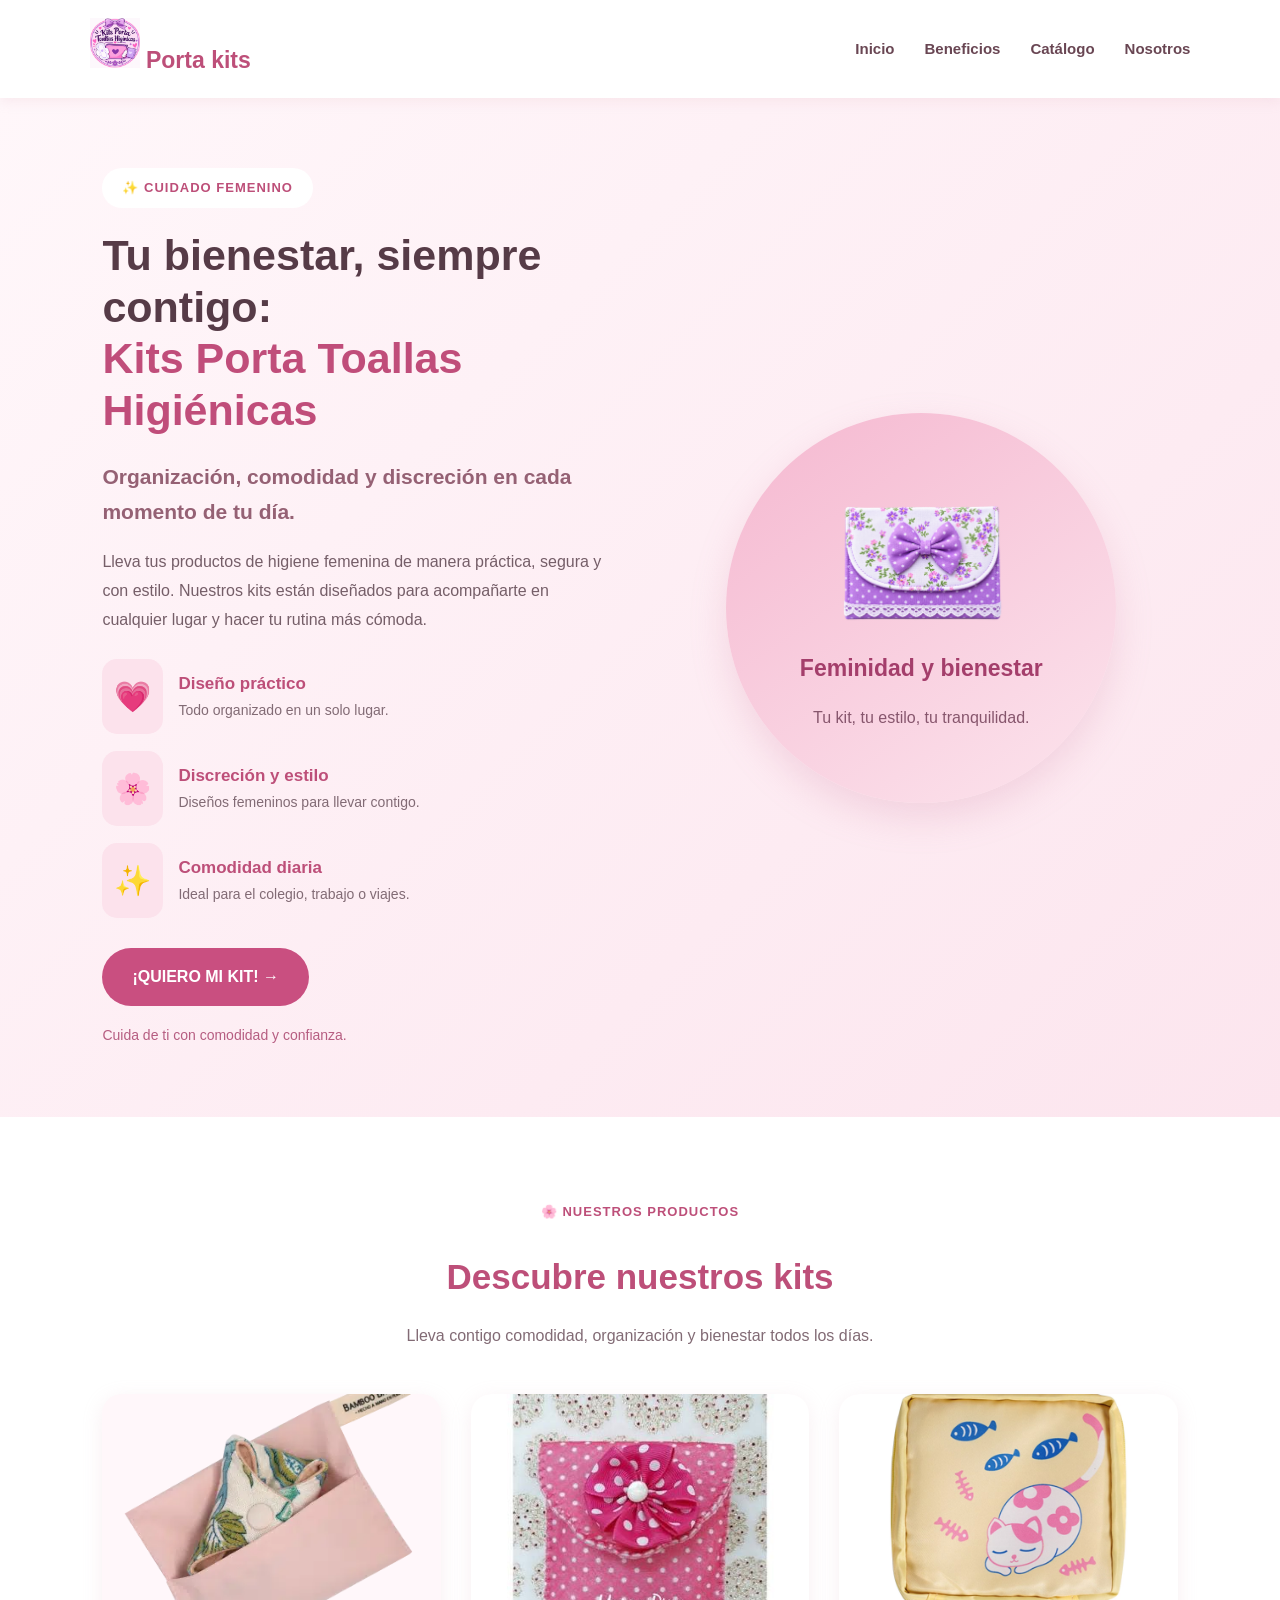
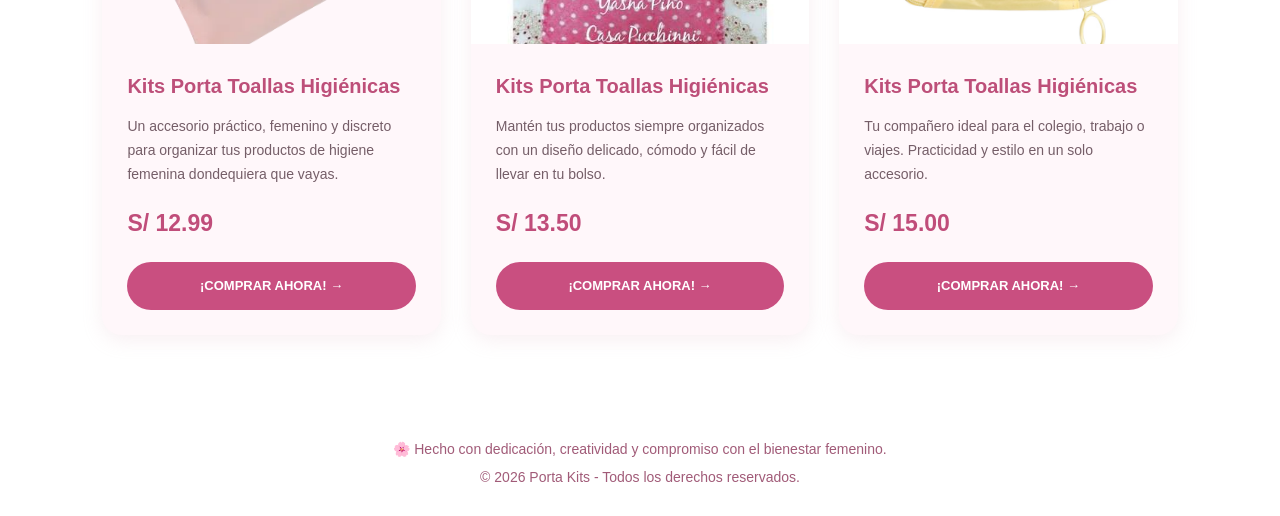
<file: index.html>
<!DOCTYPE html>
<html lang="es">

<head>
    <meta charset="UTF-8">
    <meta name="viewport" content="width=device-width, initial-scale=1.0">

    <title>Kits Porta Toallas Higiénicas</title>

    <link rel="stylesheet" href="style.css">
</head>

<body>

    <!-- MENÚ DE NAVEGACIÓN -->
    <nav class="menu">

        <div class="logo">
           <img src="logo2.png" width="50" height="50"> Porta kits 
        </div>

        <ul class="menu-links">
            <li><a href="index.html">Inicio</a></li>
            <li><a href="#beneficios">Beneficios</a></li>
            <li><a href="#catalogo">Catálogo</a></li>
            <li><a href="nosotros.html">Nosotros</a></li>
        </ul>

    </nav>


    <!-- SECCIÓN PRINCIPAL -->
    <main class="hero">

        <section class="contenido">

            <span class="etiqueta">
                ✨ CUIDADO FEMENINO
            </span>

            <h1>
                Tu bienestar, siempre contigo:
                <span>Kits Porta Toallas Higiénicas</span>
            </h1>

            <h2>
                Organización, comodidad y discreción
                en cada momento de tu día.
            </h2>

            <p class="descripcion">
                Lleva tus productos de higiene femenina
                de manera práctica, segura y con estilo.
                Nuestros kits están diseñados para acompañarte
                en cualquier lugar y hacer tu rutina más cómoda.
            </p>


            <!-- BENEFICIOS -->
            <div class="beneficios" id="beneficios">

                <div class="beneficio">
                    <span>💗</span>

                    <div>
                        <h3>Diseño práctico</h3>
                        <p>Todo organizado en un solo lugar.</p>
                    </div>
                </div>

                <div class="beneficio">
                    <span>🌸</span>

                    <div>
                        <h3>Discreción y estilo</h3>
                        <p>Diseños femeninos para llevar contigo.</p>
                    </div>
                </div>

                <div class="beneficio">
                    <span>✨</span>

                    <div>
                        <h3>Comodidad diaria</h3>
                        <p>Ideal para el colegio, trabajo o viajes.</p>
                    </div>
                </div>

            </div>


            <a href="https://wa.me/" class="boton">
                ¡QUIERO MI KIT! →
            </a>

            <p class="mensaje">
                Cuida de ti con comodidad y confianza.
            </p>

        </section>


        <!-- IMAGEN PRINCIPAL -->
        <section class="imagen">

            <div class="circulo">

                <div class="producto">
                    
                    <img src="imagen kits3.png" width="190" height="auto" style="margin-top: 15px;">

                    <h3>Feminidad y bienestar</h3>

                    <p>
                        Tu kit, tu estilo, tu tranquilidad.
                    </p>
                </div>

            </div>

        </section>

    </main>



    <!-- SECCIÓN CATÁLOGO -->
    <section class="catalogo" id="catalogo">

        <div class="encabezado-catalogo">

            <span class="etiqueta">
                🌸 NUESTROS PRODUCTOS
            </span>

            <h2>Descubre nuestros kits</h2>

            <p>
                Lleva contigo comodidad, organización y
                bienestar todos los días.
            </p>

        </div>


        <div class="grid-productos">


            <!-- PRODUCTO 1 -->
            <div class="tarjeta">

                <div class="imagen-producto">

                    <img src="simple.webp" 
                         alt="Kit porta toallas higiénicas">

                </div>

                <div class="info-producto">

                    <h3>Kits Porta Toallas Higiénicas</h3>

                    <p>
                        Un accesorio práctico, femenino y discreto
                        para organizar tus productos de higiene
                        femenina dondequiera que vayas.
                    </p>

                    <span class="precio">S/ 12.99</span>

                    <a href="https://wa.me/?text=Hola,%20quiero%20comprar%20un%20Kit%20Porta%20Toallas%20Higiénicas"
                       class="boton-producto">

                        ¡COMPRAR AHORA! →

                    </a>

                </div>

            </div>



            <!-- PRODUCTO 2 -->
            <div class="tarjeta">

                <div class="imagen-producto">

                    <img src="rosa.jpg" 
                         alt="Kit porta toallas higiénicas">

                </div>

                <div class="info-producto">

                    <h3>Kits Porta Toallas Higiénicas</h3>

                    <p>
                        Mantén tus productos siempre organizados
                        con un diseño delicado, cómodo y fácil
                        de llevar en tu bolso.
                    </p>

                    <span class="precio">S/ 13.50</span>

                    <a href="https://wa.me/?text=Hola,%20quiero%20comprar%20un%20Kit%20Porta%20Toallas%20Higiénicas"
                       class="boton-producto">

                        ¡COMPRAR AHORA! →

                    </a>

                </div>

            </div>



            <!-- PRODUCTO 3 -->
            <div class="tarjeta">

                <div class="imagen-producto">

                    <img src="gatito.avif" width="100px"> 
                         alt="Kit porta toallas higiénicas">

                </div>

                <div class="info-producto">

                    <h3>Kits Porta Toallas Higiénicas</h3>

                    <p>
                        Tu compañero ideal para el colegio,
                        trabajo o viajes. Practicidad y
                        estilo en un solo accesorio.
                    </p>

                    <span class="precio">S/ 15.00</span>

                    <a href="https://wa.me/?text=Hola,%20quiero%20comprar%20un%20Kit%20Porta%20Toallas%20Higiénicas"
                       class="boton-producto">

                        ¡COMPRAR AHORA! →

                    </a>

                </div>

            </div>


        </div>

    </section>



    <!-- PIE DE PÁGINA -->
    <footer class="pie">

        <p>
            🌸 Hecho con dedicación, creatividad y compromiso
            con el bienestar femenino.
        </p>

        <p>
            © 2026 Porta Kits - Todos los derechos reservados.
        </p>

    </footer>


</body>
</html>
</file>
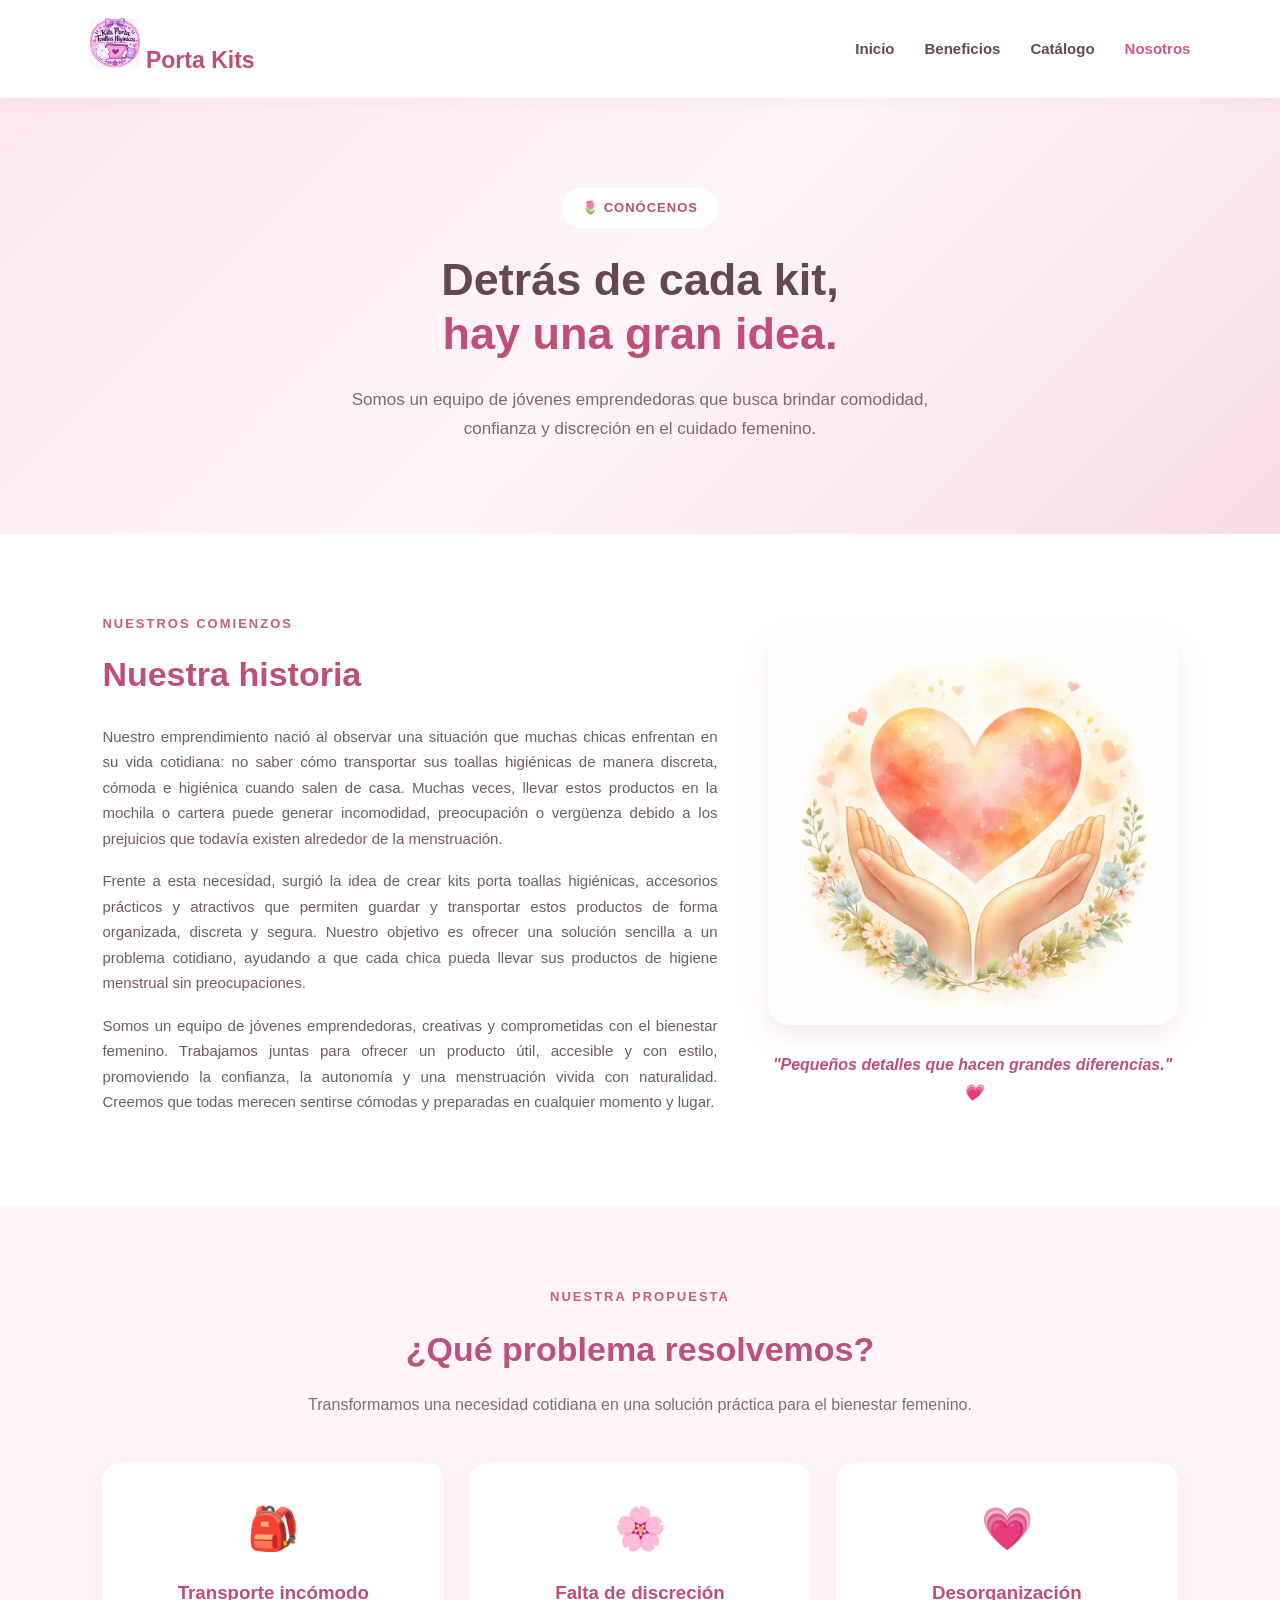
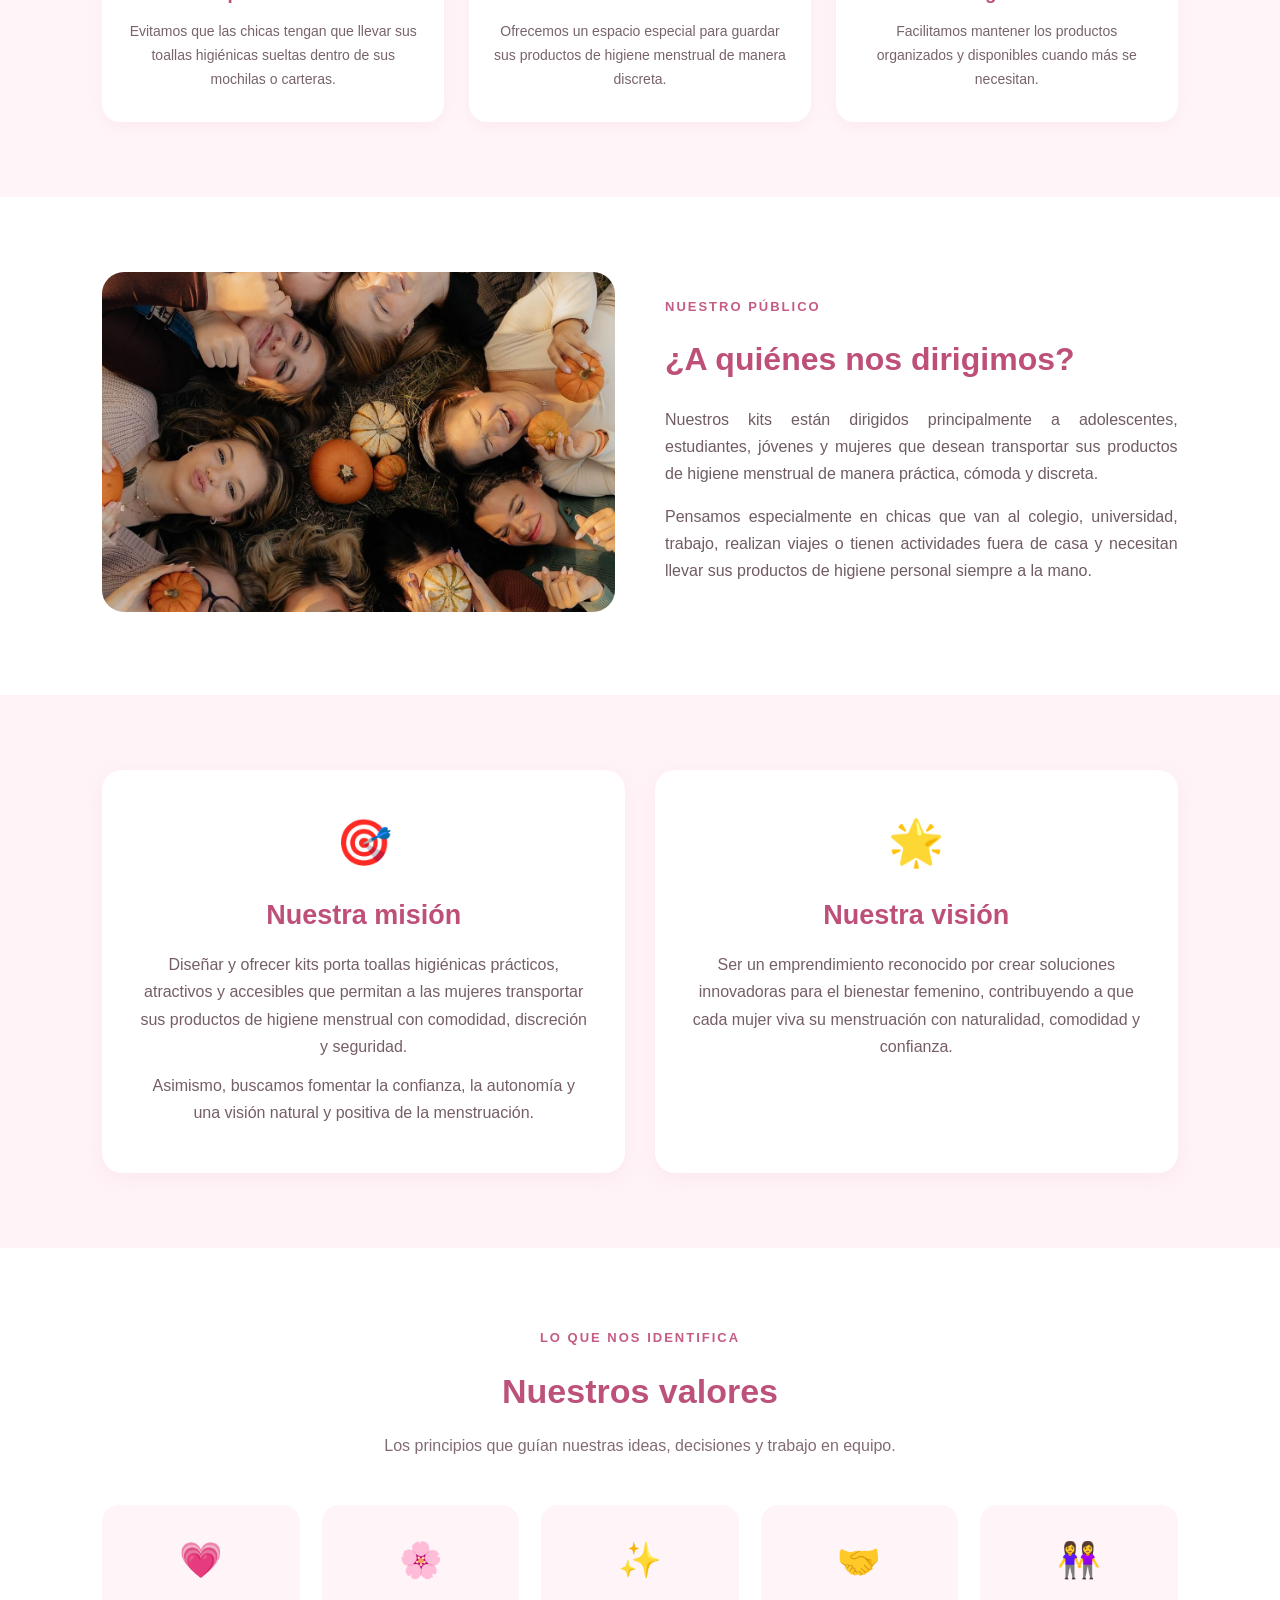
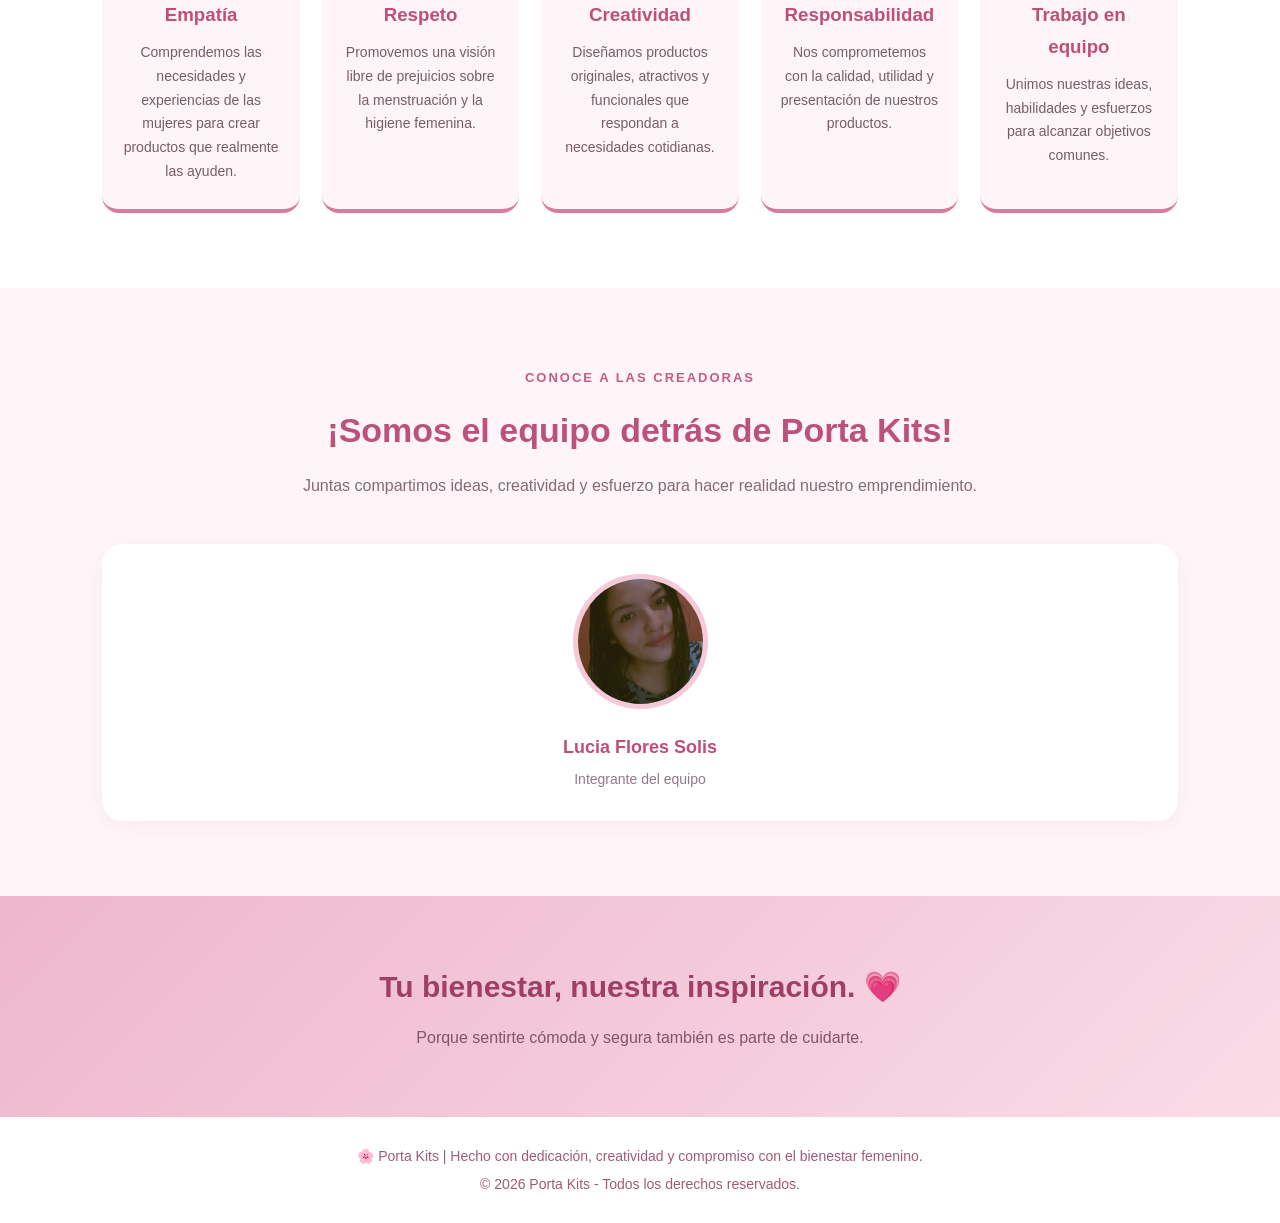
<file: nosotros.html>
<!DOCTYPE html>
<html lang="es">

<head>
    <meta charset="UTF-8">
    <meta name="viewport" content="width=device-width, initial-scale=1.0">

    <title>Nosotros | Porta Kits</title>

    <link rel="stylesheet" href="style.css">
</head>

<body>

    <!-- MENÚ DE NAVEGACIÓN -->
    <nav class="menu">

        <div class="logo">
            <img src="logo2.png" width="50" height="50"> Porta Kits
        </div>

        <ul class="menu-links">
            <li><a href="index.html">Inicio</a></li>
            <li><a href="index.html#beneficios">Beneficios</a></li>
            <li><a href="index.html#catalogo">Catálogo</a></li>
            <li><a href="nosotros.html" class="activo">Nosotros</a></li>
        </ul>

    </nav>


    <!-- ENCABEZADO -->
    <header class="portada">

        <span class="etiqueta">🌷 CONÓCENOS</span>

        <h1>
            Detrás de cada kit,
            <span>hay una gran idea.</span>
        </h1>

        <p>
            Somos un equipo de jóvenes emprendedoras que busca
            brindar comodidad, confianza y discreción
            en el cuidado femenino.
        </p>

    </header>


    <!-- NUESTRA HISTORIA -->
    <section class="historia seccion">

        <div class="texto-historia">

            <span class="subtitulo">NUESTROS COMIENZOS</span>

            <h2>Nuestra historia</h2>

            <p>
                Nuestro emprendimiento nació al observar una
                situación que muchas chicas enfrentan en su
                vida cotidiana: no saber cómo transportar sus
                toallas higiénicas de manera discreta, cómoda
                e higiénica cuando salen de casa. Muchas veces,
                llevar estos productos en la mochila o cartera
                puede generar incomodidad, preocupación o
                vergüenza debido a los prejuicios que todavía
                existen alrededor de la menstruación.
            </p>

            <p>
                Frente a esta necesidad, surgió la idea de crear
                kits porta toallas higiénicas, accesorios
                prácticos y atractivos que permiten guardar
                y transportar estos productos de forma
                organizada, discreta y segura. Nuestro objetivo
                es ofrecer una solución sencilla a un problema
                cotidiano, ayudando a que cada chica pueda
                llevar sus productos de higiene menstrual
                sin preocupaciones.
            </p>

            <p>
                Somos un equipo de jóvenes emprendedoras,
                creativas y comprometidas con el bienestar
                femenino. Trabajamos juntas para ofrecer un
                producto útil, accesible y con estilo,
                promoviendo la confianza, la autonomía y
                una menstruación vivida con naturalidad.
                Creemos que todas merecen sentirse cómodas
                y preparadas en cualquier momento y lugar.
            </p>

        </div>

        <div class="imagen-historia">

            <img src="corazon.jpg"
                 alt="Nuestro equipo de emprendedoras">

            <div class="frase">
                "Pequeños detalles que hacen
                grandes diferencias." 💗
            </div>

        </div>

    </section>


    <!-- PROBLEMA QUE RESOLVEMOS -->
    <section class="problema seccion">

        <div class="encabezado">
            <span class="subtitulo">NUESTRA PROPUESTA</span>

            <h2>¿Qué problema resolvemos?</h2>

            <p>
                Transformamos una necesidad cotidiana
                en una solución práctica para el bienestar femenino.
            </p>
        </div>

        <div class="problema-grid">

            <div class="problema-card">
                <span>🎒</span>
                <h3>Transporte incómodo</h3>
                <p>
                    Evitamos que las chicas tengan que llevar
                    sus toallas higiénicas sueltas dentro
                    de sus mochilas o carteras.
                </p>
            </div>

            <div class="problema-card">
                <span>🌸</span>
                <h3>Falta de discreción</h3>
                <p>
                    Ofrecemos un espacio especial para guardar
                    sus productos de higiene menstrual
                    de manera discreta.
                </p>
            </div>

            <div class="problema-card">
                <span>💗</span>
                <h3>Desorganización</h3>
                <p>
                    Facilitamos mantener los productos
                    organizados y disponibles cuando
                    más se necesitan.
                </p>
            </div>

        </div>

    </section>


    <!-- A QUIÉNES NOS DIRIGIMOS -->
    <section class="publico seccion">

        <div class="publico-imagen">

            <img src="mujeres grupo.jpg"
                 alt="Mujeres utilizando accesorios femeninos">

        </div>

        <div class="publico-texto">

            <span class="subtitulo">NUESTRO PÚBLICO</span>

            <h2>¿A quiénes nos dirigimos?</h2>

            <p>
                Nuestros kits están dirigidos principalmente
                a adolescentes, estudiantes, jóvenes y mujeres
                que desean transportar sus productos de
                higiene menstrual de manera práctica,
                cómoda y discreta.
            </p>

            <p>
                Pensamos especialmente en chicas que van al
                colegio, universidad, trabajo, realizan viajes
                o tienen actividades fuera de casa y necesitan
                llevar sus productos de higiene personal
                siempre a la mano.
            </p>

        </div>

    </section>


    <!-- MISIÓN Y VISIÓN -->
    <section class="mision-vision seccion">

        <div class="tarjeta-mv">

            <span class="icono">🎯</span>

            <h2>Nuestra misión</h2>

            <p>
                Diseñar y ofrecer kits porta toallas higiénicas
                prácticos, atractivos y accesibles que permitan
                a las mujeres transportar sus productos de
                higiene menstrual con comodidad, discreción
                y seguridad.
            </p>

            <p>
                Asimismo, buscamos fomentar la confianza,
                la autonomía y una visión natural y positiva
                de la menstruación.
            </p>

        </div>


        <div class="tarjeta-mv">

            <span class="icono">🌟</span>

            <h2>Nuestra visión</h2>

            <p>
                Ser un emprendimiento reconocido por crear
                soluciones innovadoras para el bienestar
                femenino, contribuyendo a que cada mujer
                viva su menstruación con naturalidad,
                comodidad y confianza.
            </p>

        </div>

    </section>


    <!-- VALORES -->
    <section class="valores seccion">

        <div class="encabezado">

            <span class="subtitulo">LO QUE NOS IDENTIFICA</span>

            <h2>Nuestros valores</h2>

            <p>
                Los principios que guían nuestras ideas,
                decisiones y trabajo en equipo.
            </p>

        </div>


        <div class="valores-grid">

            <div class="valor-card">
                <span>💗</span>
                <h3>Empatía</h3>
                <p>
                    Comprendemos las necesidades y experiencias
                    de las mujeres para crear productos
                    que realmente las ayuden.
                </p>
            </div>

            <div class="valor-card">
                <span>🌸</span>
                <h3>Respeto</h3>
                <p>
                    Promovemos una visión libre de prejuicios
                    sobre la menstruación y la higiene femenina.
                </p>
            </div>

            <div class="valor-card">
                <span>✨</span>
                <h3>Creatividad</h3>
                <p>
                    Diseñamos productos originales, atractivos
                    y funcionales que respondan a necesidades
                    cotidianas.
                </p>
            </div>

            <div class="valor-card">
                <span>🤝</span>
                <h3>Responsabilidad</h3>
                <p>
                    Nos comprometemos con la calidad,
                    utilidad y presentación de nuestros productos.
                </p>
            </div>

            <div class="valor-card">
                <span>👭</span>
                <h3>Trabajo en equipo</h3>
                <p>
                    Unimos nuestras ideas, habilidades
                    y esfuerzos para alcanzar objetivos comunes.
                </p>
            </div>

        </div>

    </section>


    <!-- PRESENTACIÓN DEL EQUIPO -->
    <section class="equipo seccion">

        <div class="encabezado">

            <span class="subtitulo">CONOCE A LAS CREADORAS</span>

            <h2>¡Somos el equipo detrás de Porta Kits!</h2>

            <p>
                Juntas compartimos ideas, creatividad y esfuerzo
                para hacer realidad nuestro emprendimiento.
            </p>

        </div>


        <!-- FOTOGRAFÍA GRUPAL -->
        <div class="foto-equipo">

                 <alt="Fotografía de todas las integrantes del equipo">

        </div>


        <!-- TARJETAS DE PRESENTACIÓN -->
        <div class="integrantes">


            <!-- INTEGRANTE 1 -->
            <div class="integrante-card">

                <img src="lucia.jpeg" width="70px" 
                     alt="Fotografía de integrante 1">

                <h3>Lucia Flores Solis </h3>

                <p>Integrante del equipo</p>

            </div>


            

            </div>

        </div>

    </section>


    <!-- FRASE FINAL -->
    <section class="frase-final">

        <h2>Tu bienestar, nuestra inspiración. 💗</h2>

        <p>
            Porque sentirte cómoda y segura
            también es parte de cuidarte.
        </p>

    </section>


    <!-- PIE DE PÁGINA -->
    <footer class="pie">

        <p>
            🌸 Porta Kits | Hecho con dedicación,
            creatividad y compromiso con el bienestar femenino.
        </p>

        <p>
            © 2026 Porta Kits - Todos los derechos reservados.
        </p>

    </footer>


</body>
</html>
</file>
<file: style.css>
/* CONFIGURACIÓN GENERAL */

* {
    margin: 0;
    padding: 0;
    box-sizing: border-box;
}

html {
    scroll-behavior: smooth;
}

body {
    font-family: 'Segoe UI', sans-serif;
    background: #fff7fa;
    color: #ffffff;
}


/* MENÚ DE NAVEGACIÓN */

.menu {
    width: 100%;
    padding: 18px 7%;
    background color: :#D8A7B1;

    display: flex;
    justify-content: space-between;
    align-items: center;

    box-shadow: 0 3px 12px rgba(180, 100, 130, 0.12);

    position: sticky;
    top: 0;
    z-index: 1000;
}

.logo {
    font-size: 23px;
    font-weight: bold;
    color: #c04d7a;
}

.menu-links {
    display: flex;
    align-items: center;
    gap: 35px;
    list-style: none;
}

.menu-links a {
    text-decoration: none;
    color: #694653;
    font-size: 16px;
    font-weight: 600;
    transition: 0.3s;
}

.menu-links a:hover {
    color: #d85d91;
}


/* SECCIÓN PRINCIPAL */

.hero {
    min-height: 90vh;
    padding: 70px 8%;

    display: flex;
    align-items: center;
    justify-content: space-between;
    gap: 50px;

    background: linear-gradient(
        135deg,
        #fff7fa,
        #fce5ee
    );
}

.contenido {
    flex: 1;
    max-width: 600px;
}

.etiqueta {
    display: inline-block;
    background: #f8dce7;
    color: #bd4f79;

    padding: 9px 18px;
    border-radius: 25px;

    font-size: 13px;
    font-weight: bold;
    letter-spacing: 1px;
}

.contenido h1 {
    font-size: 43px;
    line-height: 1.2;
    margin: 22px 0;
    color: #563b47;
}

.contenido h1 span {
    display: block;
    color: #c04d7a;
}

.contenido h2 {
    font-size: 21px;
    color: #956174;
    margin-bottom: 18px;
}

.descripcion {
    font-size: 16px;
    line-height: 1.8;
    color: #755e68;
    margin-bottom: 25px;
}


/* BENEFICIOS */

.beneficios {
    display: flex;
    flex-direction: column;
    gap: 17px;
    margin-bottom: 30px;
    scroll-margin-top: 100px;
}

.beneficio {
    display: flex;
    align-items: center;
    gap: 15px;
}

.beneficio > span {
    font-size: 30px;
    background: #fce2ec;
    padding: 12px;
    border-radius: 15px;
}

.beneficio h3 {
    color: #bd4f79;
    font-size: 17px;
}

.beneficio p {
    color: #826b75;
    font-size: 14px;
}


/* BOTÓN PRINCIPAL */

.boton {
    display: inline-block;

    background: #c94f80;
    color: white;

    padding: 15px 30px;
    border-radius: 30px;

    text-decoration: none;
    font-weight: bold;

    transition: 0.3s;
}

.boton:hover {
    background: #a93667;
    transform: translateY(-3px);
}

.mensaje {
    margin-top: 18px;
    color: #b65d81;
    font-size: 14px;
}


/* IMAGEN PRINCIPAL */

.imagen {
    flex: 1;
    display: flex;
    justify-content: center;
    align-items: center;
}

.circulo {
    width: 390px;
    height: 390px;

    border-radius: 50%;

    background: linear-gradient(
        145deg,
        #f5b8d0,
        #fce4ed
    );

    display: flex;
    justify-content: center;
    align-items: center;

    box-shadow: 0 15px 35px #d98aaa40;
}

.producto {
    text-align: center;
    padding: 25px;
}

.producto span {
    font-size: 90px;
}

.producto h3 {
    color: #a43e6b;
    font-size: 23px;
    margin: 15px 0;
}

.producto p {
    color: #87566d;
}


/* CATÁLOGO */

.catalogo {
    padding: 75px 8%;
    background: #ffffff;
    scroll-margin-top: 80px;
}

.encabezado-catalogo {
    text-align: center;
    margin-bottom: 45px;
}

.encabezado-catalogo h2 {
    font-size: 35px;
    color: #bd4f79;
    margin: 15px 0;
}

.encabezado-catalogo p {
    color: #826b75;
    font-size: 16px;
}


/* TARJETAS DE PRODUCTOS */

.grid-productos {
    display: grid;

    grid-template-columns:
        repeat(auto-fit, minmax(250px, 1fr));

    gap: 30px;
}

.tarjeta {
    background: #fff7fa;

    border-radius: 20px;
    overflow: hidden;

    box-shadow: 0 5px 20px #dca9bc30;

    transition: 0.3s;
}

.tarjeta:hover {
    transform: translateY(-8px);
    box-shadow: 0 12px 25px #dca9bc50;
}

.imagen-producto {
    width: 100%;
    height: 250px;
    overflow: hidden;
}

.imagen-producto img {
    width: 100%;
    height: 100%;
    object-fit: cover;
    transition: 0.4s;
}

.tarjeta:hover .imagen-producto img {
    transform: scale(1.07);
}

.info-producto {
    padding: 25px;
}

.info-producto h3 {
    color: #bd4f79;
    font-size: 20px;
    margin-bottom: 12px;
}

.info-producto p {
    color: #755e68;
    font-size: 14px;
    line-height: 1.7;
    margin-bottom: 18px;
}

.precio {
    display: block;
    color: #c04d7a;
    font-size: 23px;
    font-weight: bold;
    margin-bottom: 18px;
}


/* BOTÓN DE COMPRA */

.boton-producto {
    display: block;

    background: #c94f80;
    color: white;

    text-align: center;
    text-decoration: none;

    padding: 13px;
    border-radius: 25px;

    font-size: 13px;
    font-weight: bold;

    transition: 0.3s;
}

.boton-producto:hover {
    background: #a93667;
}


/* PIE DE PÁGINA */

.pie {
    background: #fce6ef;
    color: #a15b78;

    text-align: center;
    padding: 25px;

    line-height: 2;
    font-size: 14px;
}


/* DISEÑO RESPONSIVE */

@media (max-width: 850px) {

    .hero {
        flex-direction: column;
        text-align: center;
        padding: 50px 7%;
    }

    .contenido {
        max-width: 100%;
    }

    .beneficio {
        text-align: left;
    }

    .circulo {
        width: 300px;
        height: 300px;
    }

    .producto span {
        font-size: 70px;
    }
}


@media (max-width: 600px) {

    .menu {
        flex-direction: column;
        gap: 15px;
        padding: 15px;
    }

    .menu-links {
        gap: 15px;
        flex-wrap: wrap;
        justify-content: center;
    }

    .menu-links a {
        font-size: 14px;
    }

    .contenido h1 {
        font-size: 30px;
    }

    .contenido h2 {
        font-size: 18px;
    }

    .catalogo {
        padding: 50px 6%;
    }

    .encabezado-catalogo h2 {
        font-size: 27px;
    }

    .circulo {
        width: 260px;
        height: 260px;
    }

}

/* =================================
   CONFIGURACIÓN GENERAL
================================= */

* {
    margin: 0;
    padding: 0;
    box-sizing: border-box;
}

html {
    scroll-behavior: smooth;
}

body {
    font-family: 'Segoe UI', Arial, sans-serif;
    background: #fff8fb;
    color: #59434d;
    line-height: 1.7;
}

.seccion {
    padding: 75px 8%;
}

.encabezado {
    text-align: center;
    max-width: 700px;
    margin: 0 auto 45px;
}

.encabezado h2 {
    color: #bc527b;
    font-size: 34px;
    margin: 12px 0;
}

.encabezado p {
    color: #826b76;
}

.subtitulo {
    color: #c45c85;
    font-size: 13px;
    font-weight: bold;
    letter-spacing: 2px;
}


/* =================================
   MENÚ DE NAVEGACIÓN
================================= */

.menu {
    width: 100%;
    padding: 18px 7%;
    background: white;

    display: flex;
    justify-content: space-between;
    align-items: center;

    box-shadow: 0 3px 12px #dca9bc30;

    position: sticky;
    top: 0;
    z-index: 1000;
}

.logo {
    color: #bd4f79;
    font-size: 23px;
    font-weight: bold;
}

.menu-links {
    display: flex;
    align-items: center;
    gap: 30px;
    list-style: none;
}

.menu-links a {
    text-decoration: none;
    color: #694653;
    font-weight: 600;
    font-size: 15px;
    transition: 0.3s;
}

.menu-links a:hover,
.menu-links a.activo {
    color: #d65389;
}


/* =================================
   PORTADA
================================= */

.portada {
    text-align: center;

    padding: 90px 8%;

    background: linear-gradient(
        135deg,
        #fde8f0,
        #fff5f8,
        #f8dce8
    );
}

.etiqueta {
    display: inline-block;

    background: white;
    color: #bd4f79;

    padding: 9px 20px;
    border-radius: 25px;

    font-size: 13px;
    font-weight: bold;
}

.portada h1 {
    font-size: 45px;
    color: #654653;
    margin: 25px 0;
    line-height: 1.2;
}

.portada h1 span {
    display: block;
    color: #c04d7a;
}

.portada p {
    max-width: 650px;
    margin: auto;
    color: #806572;
    font-size: 17px;
}


/* =================================
   NUESTRA HISTORIA
================================= */

.historia {
    display: grid;
    grid-template-columns: 1.2fr 0.8fr;
    gap: 50px;
    align-items: center;
    background: white;
}

.texto-historia h2 {
    font-size: 34px;
    color: #bd4f79;
    margin: 10px 0 20px;
}

.texto-historia p {
    text-align: justify;
    color: #705b65;
    margin-bottom: 17px;
    font-size: 15px;
}

.imagen-historia img {
    width: 100%;
    height: 390px;
    object-fit: cover;
    border-radius: 22px;
    box-shadow: 0 10px 25px #dca9bc40;
}

.frase {
    text-align: center;
    margin-top: 18px;
    color: #bd4f79;
    font-style: italic;
    font-weight: 600;
}


/* =================================
   PROBLEMA QUE RESOLVEMOS
================================= */

.problema {
    background: #fff5f8;
}

.problema-grid {
    display: grid;
    grid-template-columns:
        repeat(auto-fit, minmax(220px, 1fr));
    gap: 25px;
}

.problema-card {
    background: white;
    padding: 30px 22px;
    border-radius: 18px;
    text-align: center;
    box-shadow: 0 5px 18px #dca9bc20;
    transition: 0.3s;
}

.problema-card:hover {
    transform: translateY(-7px);
}

.problema-card span {
    font-size: 42px;
}

.problema-card h3 {
    color: #bd4f79;
    margin: 12px 0;
}

.problema-card p {
    color: #78636e;
    font-size: 14px;
}


/* =================================
   PÚBLICO OBJETIVO
================================= */

.publico {
    display: grid;
    grid-template-columns: 1fr 1fr;
    align-items: center;
    gap: 50px;
    background: white;
}

.publico-imagen img {
    width: 100%;
    height: 340px;
    object-fit: cover;
    border-radius: 22px;
}

.publico-texto h2 {
    font-size: 32px;
    color: #bd4f79;
    margin: 12px 0 20px;
}

.publico-texto p {
    color: #705b65;
    margin-bottom: 15px;
    text-align: justify;
}


/* =================================
   MISIÓN Y VISIÓN
================================= */

.mision-vision {
    display: grid;
    grid-template-columns: 1fr 1fr;
    gap: 30px;
    background: #fff3f7;
}

.tarjeta-mv {
    background: white;
    padding: 35px;
    border-radius: 20px;
    box-shadow: 0 5px 18px #dca9bc20;
    text-align: center;
}

.icono {
    font-size: 45px;
}

.tarjeta-mv h2 {
    color: #bd4f79;
    font-size: 27px;
    margin: 12px 0;
}

.tarjeta-mv p {
    color: #755e68;
    margin-bottom: 12px;
}


/* =================================
   VALORES
================================= */

.valores {
    background: white;
}

.valores-grid {
    display: grid;
    grid-template-columns:
        repeat(auto-fit, minmax(190px, 1fr));
    gap: 22px;
}

.valor-card {
    background: #fff4f8;
    border-radius: 17px;
    padding: 25px 20px;
    text-align: center;
    border-bottom: 4px solid #d77c9e;
    transition: 0.3s;
}

.valor-card:hover {
    transform: translateY(-6px);
    background: #fdeaf1;
}

.valor-card span {
    font-size: 35px;
}

.valor-card h3 {
    color: #bd4f79;
    margin: 10px 0;
}

.valor-card p {
    font-size: 14px;
    color: #755e68;
}


/* =================================
   PRESENTACIÓN DEL EQUIPO
================================= */

.equipo {
    background: #fff5f8;
}

.foto-equipo {
    max-width: 800px;
    margin: 0 auto 45px;
}

.foto-equipo img {
    width: 100%;
    height: 390px;
    object-fit: cover;
    border-radius: 25px;
    box-shadow: 0 10px 25px #dca9bc35;
}


/* TARJETAS INDIVIDUALES */

.integrantes {
    display: grid;

    grid-template-columns:
        repeat(auto-fit, minmax(190px, 1fr));

    gap: 25px;
}

.integrante-card {
    background: white;
    padding: 30px 18px;
    border-radius: 20px;

    text-align: center;

    box-shadow: 0 5px 20px #dca9bc25;

    transition: 0.3s;
}

.integrante-card:hover {
    transform: translateY(-8px);
    box-shadow: 0 12px 25px #dca9bc40;
}

.integrante-card img {
    width: 135px;
    height: 135px;

    border-radius: 50%;
    object-fit: cover;

    border: 5px solid #f5c9da;

    margin-bottom: 15px;
}

.integrante-card h3 {
    color: #bd4f79;
    font-size: 18px;
    margin-bottom: 5px;
}

.integrante-card p {
    color: #927987;
    font-size: 14px;
}


/* =================================
   FRASE FINAL
================================= */

.frase-final {
    background: linear-gradient(
        135deg,
        #eeb6cc,
        #f9dce7
    );

    text-align: center;
    padding: 65px 20px;
}

.frase-final h2 {
    color: #9f3f68;
    font-size: 30px;
    margin-bottom: 12px;
}

.frase-final p {
    color: #80556a;
    font-size: 16px;
}


/* =================================
   PIE DE PÁGINA
================================= */

.pie {
    text-align: center;
    background: #fff;
    padding: 25px;
    color: #a15b78;
    font-size: 14px;
    line-height: 2;
}


/* =================================
   DISEÑO RESPONSIVE
================================= */

@media (max-width: 850px) {

    .historia,
    .publico {
        grid-template-columns: 1fr;
    }

    .mision-vision {
        grid-template-columns: 1fr;
    }

    .portada h1 {
        font-size: 36px;
    }

}

@media (max-width: 600px) {

    .menu {
        flex-direction: column;
        gap: 15px;
        padding: 15px;
    }

    .menu-links {
        gap: 13px;
        flex-wrap: wrap;
        justify-content: center;
    }

    .menu-links a {
        font-size: 13px;
    }

    .portada {
        padding: 65px 7%;
    }

    .portada h1 {
        font-size: 30px;
    }

    .portada p {
        font-size: 15px;
    }

    .seccion {
        padding: 50px 6%;
    }

    .encabezado h2,
    .texto-historia h2,
    .publico-texto h2 {
        font-size: 27px;
    }

    .imagen-historia img,
    .publico-imagen img,
    .foto-equipo img {
        height: 260px;
    }

    .tarjeta-mv {
        padding: 25px 18px;
    }

}
</file>
